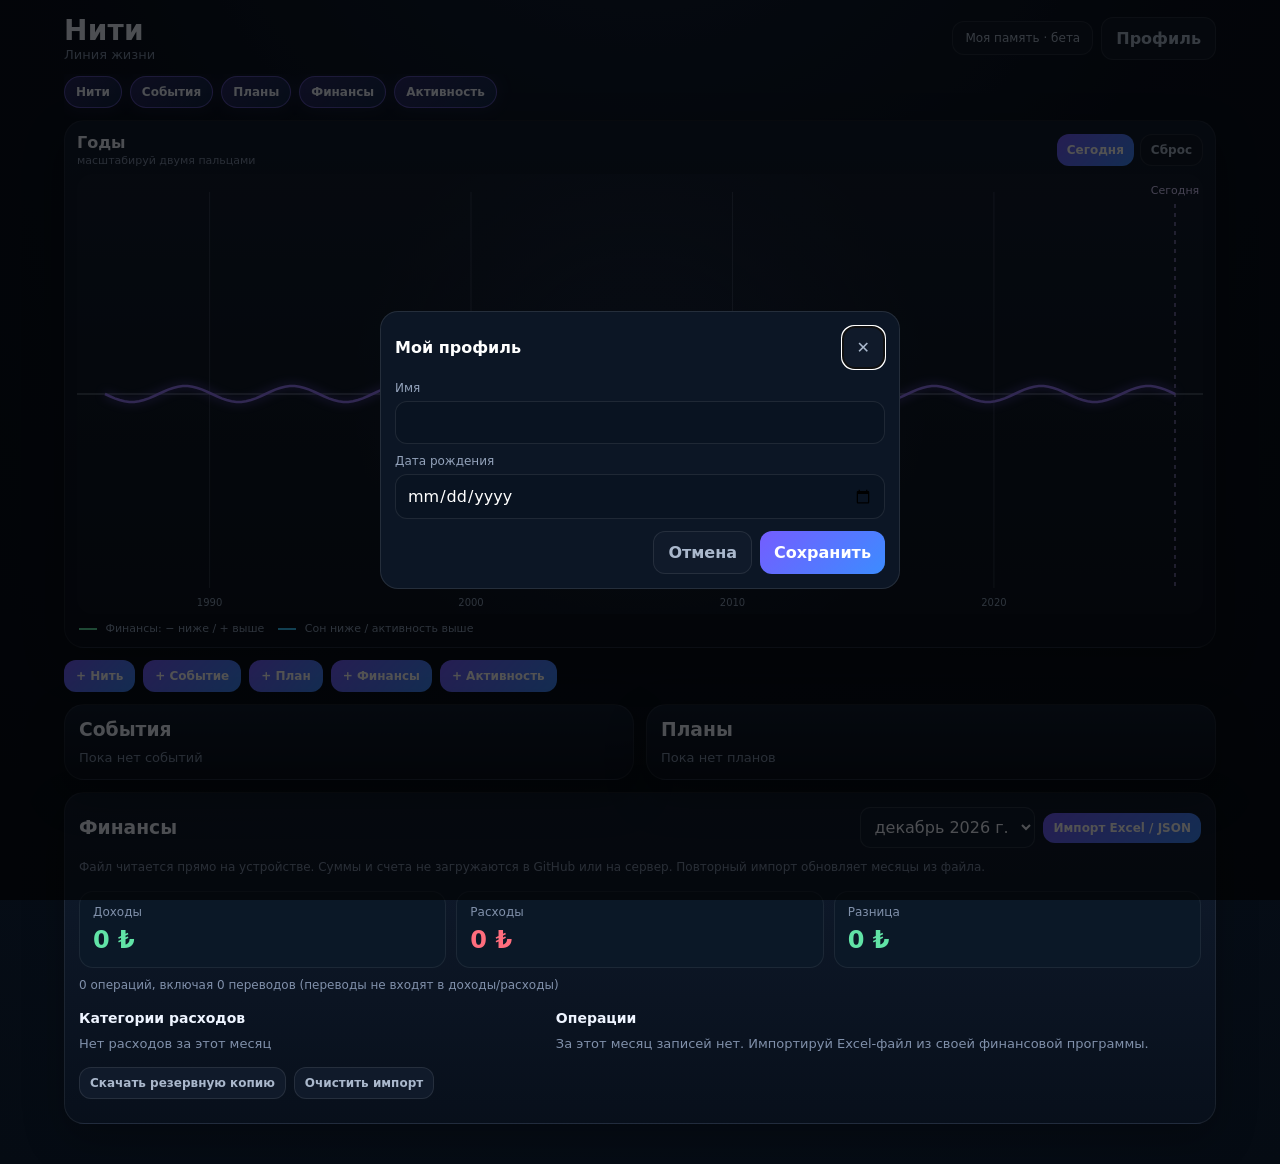
<file: index.html>
<!doctype html>
<html lang="ru">
<head>
  <meta charset="utf-8" />
  <meta name="viewport" content="width=device-width,initial-scale=1,viewport-fit=cover,user-scalable=no" />
  <meta name="theme-color" content="#08101c" />
  <meta name="description" content="Нити — живая линия всей жизни" />
  <link rel="manifest" href="manifest.webmanifest" />
  <title>Нити</title>
  <link rel="stylesheet" href="styles.css?v=4" />
</head>
<body>
  <main class="app">
    <header class="topbar">
      <div>
        <div class="brand">Нити</div>
        <div class="subtitle">Линия жизни</div>
      </div>
      <div style="display:flex;gap:8px;align-items:center;flex-wrap:wrap"><a href="./memory.html" class="ghost" style="padding:9px 12px;border-radius:12px;text-decoration:none;font-size:12px">Моя память · бета</a><button id="profileBtn" class="ghost">Профиль</button></div>
    </header>

    <section class="filters" id="filters">
      <button class="chip active" data-layer="threads">Нити</button>
      <button class="chip active" data-layer="events">События</button>
      <button class="chip active" data-layer="plans">Планы</button>
      <button class="chip active" data-layer="finance">Финансы</button>
      <button class="chip active" data-layer="activity">Активность</button>
    </section>

    <section class="timeline-card">
      <div class="timeline-head">
        <div>
          <b id="scaleTitle">Вся жизнь</b>
          <span id="scaleHint">масштабируй двумя пальцами</span>
        </div>
        <div class="timeline-controls">
          <button id="todayView" class="small" title="Перейти к текущему моменту, сохранив масштаб">Сегодня</button>
          <button id="resetView" class="ghost small">Сброс</button>
        </div>
      </div>
      <div class="canvas-wrap" id="canvasWrap">
        <canvas id="lifeCanvas"></canvas>
        <div id="watermark" class="watermark"></div>
      </div>
      <div class="legend">
        <span><i class="line finance"></i> Финансы: − ниже / + выше</span>
        <span><i class="line activity"></i> Сон ниже / активность выше</span>
      </div>
    </section>

    <section class="actions">
      <button data-add="thread">+ Нить</button>
      <button data-add="event">+ Событие</button>
      <button data-add="plan">+ План</button>
      <button data-add="finance">+ Финансы</button>
      <button data-add="activity">+ Активность</button>
    </section>

    <section class="panel-grid">
      <div class="panel">
        <h3>События</h3>
        <div id="eventsList" class="list empty">Пока нет событий</div>
      </div>
      <div class="panel">
        <h3>Планы</h3>
        <div id="plansList" class="list empty">Пока нет планов</div>
      </div>
    </section>
    <section class="panel finance-panel" id="financePanel">
      <div class="finance-head">
        <h3>Финансы</h3>
        <div class="finance-tools">
          <select id="financeMonth" aria-label="Месяц"></select>
          <button id="importFinanceBtn" class="small">Импорт Excel / JSON</button>
          <input type="file" id="financeFile" accept=".xlsx,.json,application/vnd.openxmlformats-officedocument.spreadsheetml.sheet,application/json" hidden>
        </div>
      </div>
      <p class="finance-help">Файл читается прямо на устройстве. Суммы и счета не загружаются в GitHub или на сервер. Повторный импорт обновляет месяцы из файла.</p>
      <div id="financeStats" class="finance-stats"></div>
      <div class="finance-count" id="financeCount"></div>
      <div class="finance-columns">
        <div>
          <h4>Категории расходов</h4>
          <div id="financeCategories" class="finance-categories"></div>
        </div>
        <div>
          <h4>Операции</h4>
          <div id="financeOperations" class="finance-operations"></div>
        </div>
      </div>
      <div class="finance-footer">
        <button class="ghost small" id="exportFinanceBtn">Скачать резервную копию</button>
        <button class="ghost small" id="clearFinanceBtn">Очистить импорт</button>
      </div>
      <p id="financeImportStatus" class="finance-help" role="status" aria-live="polite"></p>
    </section>
  </main>

  <dialog id="modal">
    <form method="dialog" id="modalForm">
      <div class="modal-head">
        <b id="modalTitle">Добавить</b>
        <button value="cancel" class="ghost">✕</button>
      </div>
      <div id="modalFields"></div>
      <menu>
        <button value="cancel" class="ghost">Отмена</button>
        <button value="default" id="saveModal">Сохранить</button>
      </menu>
    </form>
  </dialog>

  <script src="app.js?v=4"></script>
</body>
</html>
</file>
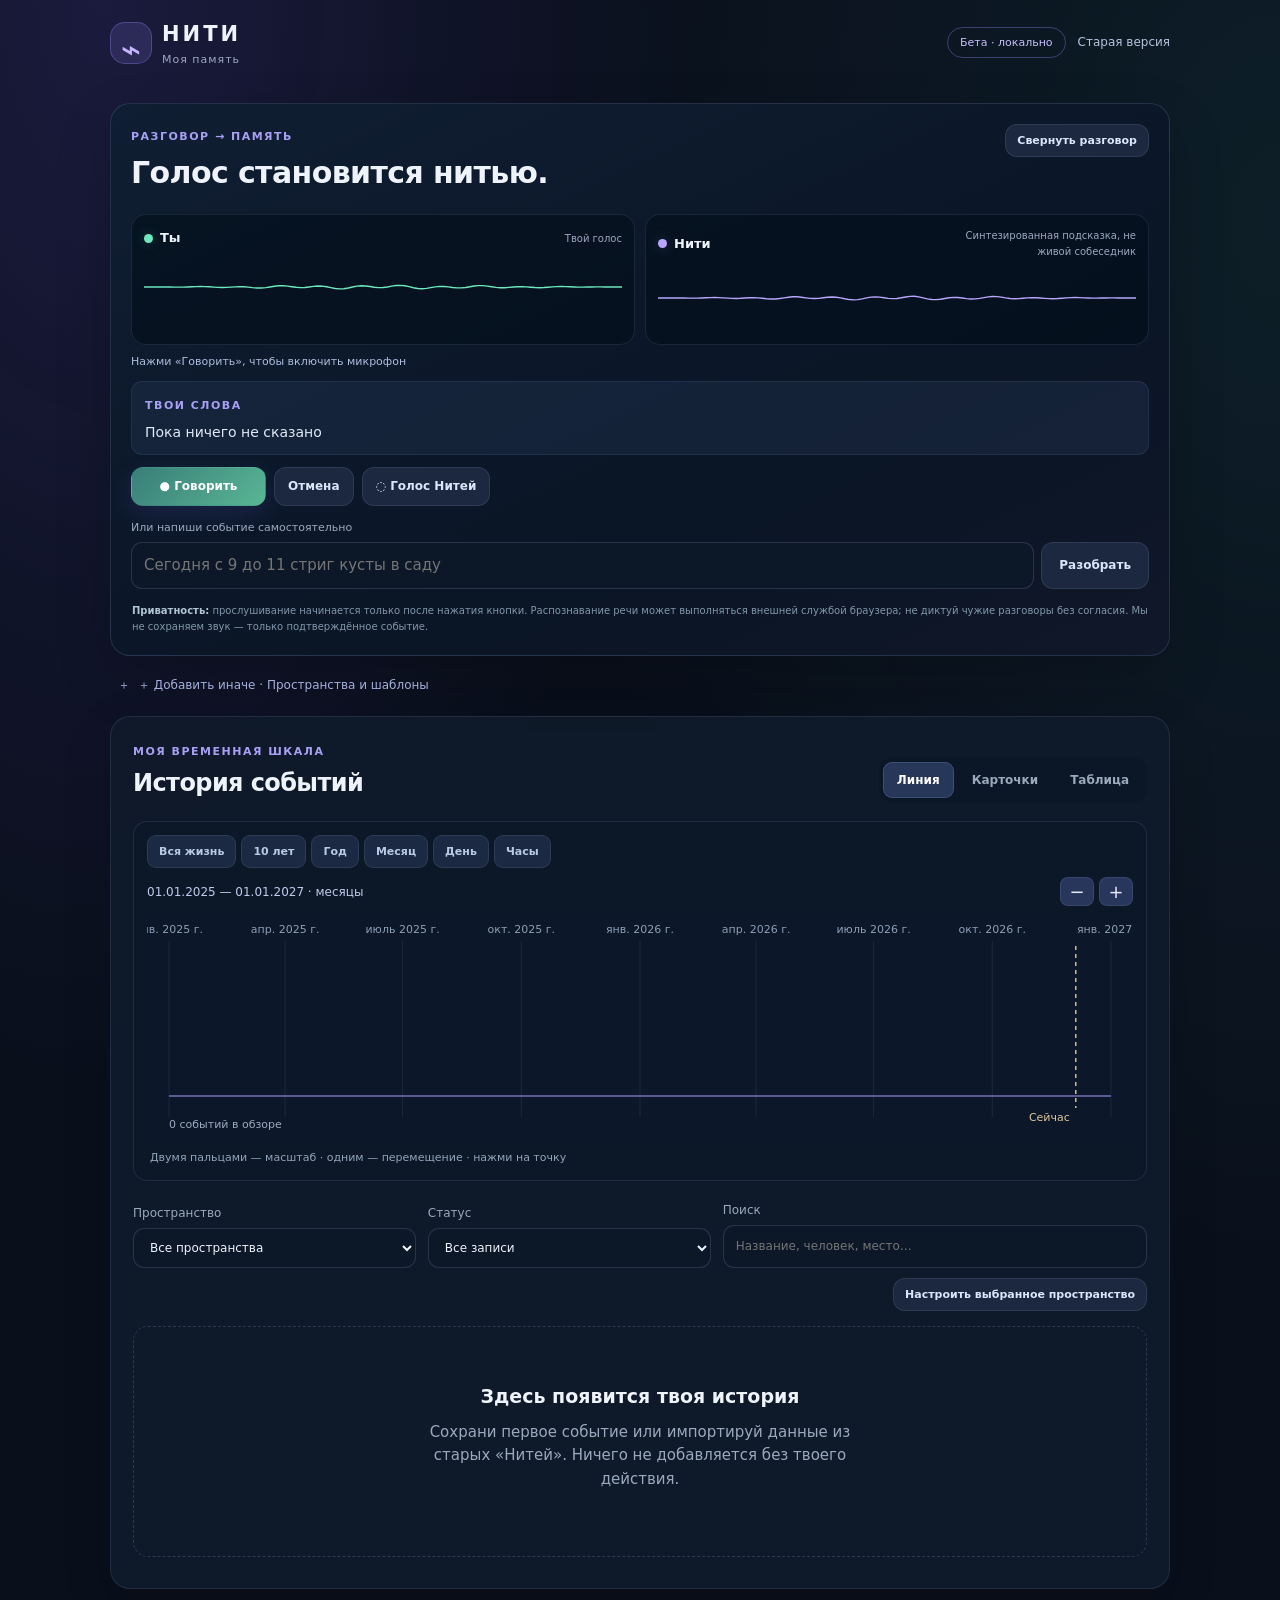
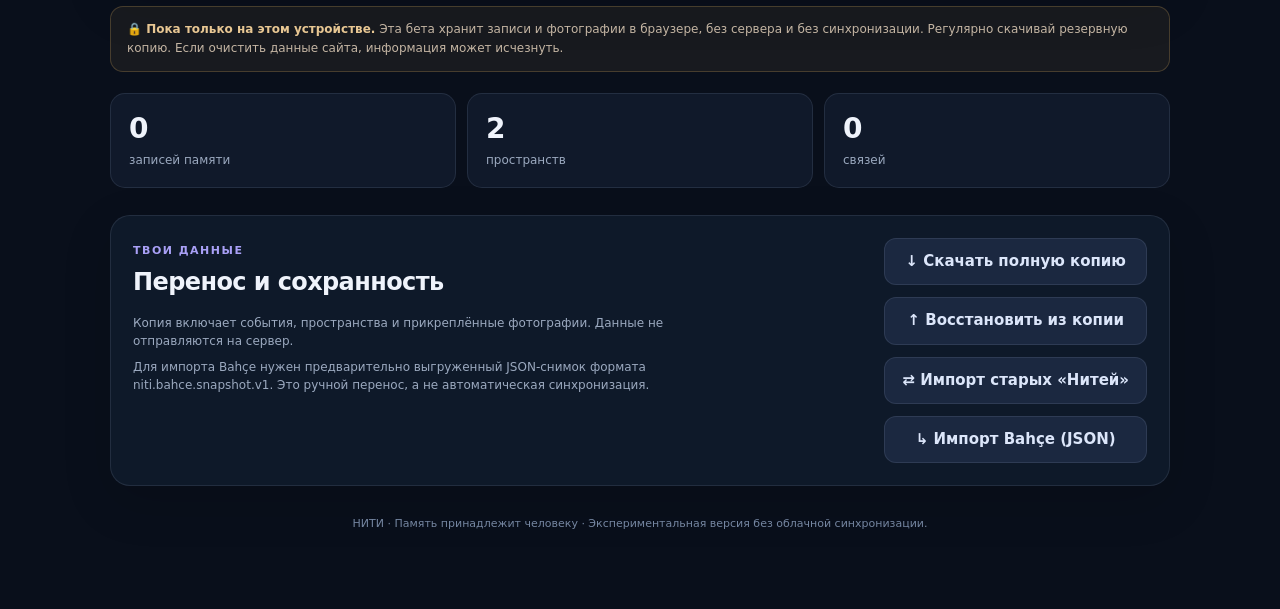
<file: beta/index.html>
<!doctype html>
<html lang="ru">
<head>
<meta charset="utf-8">
<meta name="viewport" content="width=device-width, initial-scale=1, viewport-fit=cover">
<meta name="theme-color" content="#0c1322">
<meta name="description" content="Нити — универсальная цифровая память человека">
<title>Нити · Моя память</title>
<link rel="manifest" href="./manifest.webmanifest">
<link rel="stylesheet" href="./memory.css?v=2">
</head>
<body>
<main class="shell">
  <header class="top">
    <div class="identity">
      <span class="mark">⌁</span>
      <div><strong>НИТИ</strong><small>Моя память</small></div>
    </div>
    <div class="top-right"><span class="chip beta">Бета · локально</span><a class="quiet-link" href="../index.html">Старая версия</a></div>
  </header>
  <section class="voice-panel" id="voicePanel" aria-label="Разговор и превращение голоса в память">
    <div class="voice-panel-head">
      <div><span class="eyebrow">РАЗГОВОР → ПАМЯТЬ</span><h1>Голос становится нитью.</h1></div>
      <button class="secondary voice-compact-btn" id="voiceFocus" type="button">Свернуть разговор</button>
    </div>
    <div class="voice-lanes">
      <div class="voice-lane user" id="voiceUserLane">
        <div class="voice-lane-label"><span class="voice-dot user"></span><strong>Ты</strong><small>Твой голос</small></div>
        <canvas id="voiceUserWave" class="voice-wave" width="680" height="78" aria-label="Волна микрофона"></canvas>
      </div>
      <div class="voice-lane assistant">
        <div class="voice-lane-label"><span class="voice-dot assistant"></span><strong>Нити</strong><small>Синтезированная подсказка, не живой собеседник</small></div>
        <canvas id="voiceAssistantWave" class="voice-wave" width="680" height="72" aria-label="Волна голоса-подсказки"></canvas>
      </div>
    </div>
    <p id="voiceStatus" class="voice-status" role="status" aria-live="polite">Готова слушать</p>
    <div class="voice-transcript"><span class="eyebrow">ТВОИ СЛОВА</span><p id="voiceTranscript">Пока ничего не сказано</p></div>
    <div class="voice-tools">
      <button id="voiceMic" class="primary mic-button" type="button" aria-pressed="false">● Говорить</button>
      <button id="voiceCancel" class="secondary" type="button">Отмена</button>
      <button id="voiceSpeak" class="secondary" type="button">◌ Голос Нитей</button>
    </div>
    <div class="voice-typed">
      <label for="voiceManual">Или напиши событие самостоятельно</label>
      <div class="voice-typed-row"><input id="voiceManual" maxlength="4000" placeholder="Сегодня с 9 до 11 стриг кусты в саду"><button id="voiceTextSubmit" class="secondary" type="button">Разобрать</button></div>
    </div>
    <section id="voiceDraft" class="voice-proposal" hidden aria-label="Предложенное событие">
      <div class="voice-proposal-heading"><span class="eyebrow">ПРЕДЛОЖЕНО К СОХРАНЕНИЮ</span><span>Пока черновик</span></div>
      <h2 id="voiceProposedTitle"></h2>
      <p id="voiceProposedMeta"></p>
      <p id="voiceProposedNotes"></p>
      <div id="voiceDraftActions" class="voice-proposal-buttons" hidden>
        <button id="voiceSave" type="button" class="primary">Вплести в жизнь</button>
        <button id="voiceEdit" type="button" class="secondary">Изменить</button>
        <button id="voiceDiscard" type="button" class="secondary">Отбросить</button>
      </div>
    </section>
    <p class="voice-privacy"><strong>Приватность:</strong> прослушивание начинается только после нажатия кнопки. Распознавание речи может выполняться внешней службой браузера; не диктуй чужие разговоры без согласия. Мы не сохраняем звук — только подтверждённое событие.</p>
  </section>
  <details class="voice-other-actions">
    <summary>＋ Добавить иначе · Пространства и шаблоны</summary>
    <div class="hero-actions">
      <button id="addEventBtn" class="primary">＋ Новое событие</button>
      <button id="addSpaceBtn" class="secondary">＋ Моё пространство</button>
      <button id="templatesBtn" class="secondary">✧ Готовые шаблоны</button>
    </div>
  </details>
  <section class="surface">
    <div class="section-head"><div><span class="eyebrow">МОЯ ВРЕМЕННАЯ ШКАЛА</span><h2>История событий</h2></div><div class="view-controls" role="group" aria-label="Представление">
      <button class="view active" data-view="timeline" aria-pressed="true">Линия</button>
      <button class="view" data-view="cards" aria-pressed="false">Карточки</button>
      <button class="view" data-view="table" aria-pressed="false">Таблица</button>
    </div></div>
    <div class="time-explorer" aria-label="Интерактивная линия жизни">
      <div class="time-nav" role="group" aria-label="Масштаб времени">
        <button type="button" data-memory-preset="life">Вся жизнь</button>
        <button type="button" data-memory-preset="years">10 лет</button>
        <button type="button" data-memory-preset="year">Год</button>
        <button type="button" data-memory-preset="month">Месяц</button>
        <button type="button" data-memory-preset="day">День</button>
        <button type="button" data-memory-preset="hours">Часы</button>
      </div>
      <div class="time-hud">
        <span id="memoryRange" aria-live="polite">Диапазон всей жизни</span>
        <div class="time-scale">
          <button id="memoryZoomOut" type="button" aria-label="Отдалить шкалу">−</button>
          <button id="memoryZoomIn" type="button" aria-label="Приблизить шкалу">+</button>
        </div>
      </div>
      <canvas id="memoryTimeline" class="memory-timeline-canvas" tabindex="0" role="img" aria-label="Линия жизни с событиями, масштабируется жестами, мышью и клавиатурой"></canvas>
      <p class="time-hint" id="memoryTimelineHint">Двумя пальцами — масштаб · одним — перемещение · нажми на точку</p>
    </div>
    <div class="filters">
      <label>Пространство<select id="spaceFilter"><option value="all">Все пространства</option></select></label>
      <label>Статус<select id="statusFilter"><option value="all">Все записи</option><option value="completed">Произошло</option><option value="planned">Запланировано</option><option value="cancelled">Архив</option></select></label>
      <label class="search-field">Поиск<input id="searchInput" type="search" placeholder="Название, человек, место…"></label>
    </div>
    <div class="manage-space"><button type="button" id="editSpaceBtn" class="secondary">Настроить выбранное пространство</button></div>
    <div id="memoryResults" class="results" aria-live="polite"><div class="empty">Загружаем память…</div></div>
  </section>
  <aside class="privacy">
    <b>🔒 Пока только на этом устройстве.</b> Эта бета хранит записи и фотографии в браузере, без сервера и без синхронизации. Регулярно скачивай резервную копию. Если очистить данные сайта, информация может исчезнуть.
  </aside>
  <section class="stats" aria-label="Сводка">
    <div><span id="countEvents">0</span><small>записей памяти</small></div>
    <div><span id="countSpaces">0</span><small>пространств</small></div>
    <div><span id="countConnected">0</span><small>связей</small></div>
  </section>
  <section class="surface controls">
    <div><span class="eyebrow">ТВОИ ДАННЫЕ</span><h2>Перенос и сохранность</h2><p>Копия включает события, пространства и прикреплённые фотографии. Данные не отправляются на сервер.</p>
      <p class="help">Для импорта Bahçe нужен предварительно выгруженный JSON-снимок формата niti.bahce.snapshot.v1. Это ручной перенос, а не автоматическая синхронизация.</p></div>
    <div class="control-buttons">
      <button id="backupBtn" class="secondary">↓ Скачать полную копию</button>
      <button id="restoreBtn" class="secondary">↑ Восстановить из копии</button>
      <button id="legacyBtn" class="secondary">⇄ Импорт старых «Нитей»</button>
      <button id="bahceImportBtn" class="secondary">↳ Импорт Bahçe (JSON)</button>
      <input type="file" id="backupFile" accept=".json,application/json" hidden>
      <input type="file" id="bahceFile" accept=".json,application/json" hidden>
    </div>
  </section>
  <footer>НИТИ · Память принадлежит человеку · Экспериментальная версия без облачной синхронизации.</footer>
</main>

<dialog id="eventDialog">
<form id="eventForm" class="modal-form">
 <div class="modal-top"><div><span class="eyebrow">ПАМЯТЬ</span><h2 id="eventFormTitle">Новое событие</h2></div><button type="button" class="x" data-close="eventDialog" aria-label="Закрыть">✕</button></div>
 <input type="hidden" name="eventId" id="eventId">
 <label>Название события<input name="title" id="eventTitle" maxlength="200" placeholder="Что произошло?" required></label>
 <div class="two">
   <label>Пространство<select id="eventSpace" name="spaceId"></select></label>
   <label>Тип<select id="eventKind" name="kind"><option value="event">Событие</option><option value="task">Дело / план</option></select></label>
 </div>
 <div class="two">
   <label>Статус<select id="eventStatus" name="status"><option value="completed">Произошло</option><option value="planned">Запланировано</option><option value="cancelled">Архив</option></select></label>
   <label>Точность времени<select id="eventPrecision" name="precision"><option value="day">День</option><option value="minute">До минуты</option><option value="month">Месяц</option><option value="year">Год</option><option value="unknown">Неизвестно</option></select></label>
 </div>
 <div class="two">
   <label>Начало<input id="eventStart" name="start" placeholder="2026-11-07"></label>
   <label>Конец (необязательно)<input id="eventEnd" name="end" placeholder="2026-11-07"></label>
 </div>
 <label>Категория<input name="category" id="eventCategory" maxlength="60" placeholder="Например, семья / работа / поездка"></label>
 <div class="two">
   <label>Метки через запятую<input name="tags" id="eventTags" placeholder="важное, сад, поездка"></label>
   <label>Люди, места, объекты через запятую<input name="links" id="eventLinks" placeholder="Леонид, Чамьюва"></label>
 </div>
 <label>Описание<textarea name="notes" id="eventNotes" rows="3" placeholder="Детали, воспоминания, контекст…"></textarea></label>
 <div id="customFields" class="custom-fields"></div>
 <label class="file-label">📷 Фотографии (до 8 МБ каждая)<input type="file" id="eventPhotos" accept="image/*" multiple></label>
 <div id="existingPhotos" class="photo-grid"></div>
 <div class="modal-actions"><button type="button" class="secondary" data-close="eventDialog">Отмена</button><button type="submit" class="primary" id="saveEventBtn">Сохранить событие</button></div>
</form>
</dialog>

<dialog id="spaceDialog">
<form id="spaceForm" class="modal-form">
 <div class="modal-top"><div><span class="eyebrow">КОНСТРУКТОР</span><h2 id="spaceFormTitle">Моё пространство</h2></div><button type="button" class="x" data-close="spaceDialog" aria-label="Закрыть">✕</button></div>
 <input type="hidden" id="spaceId">
 <label>Название<input id="spaceName" placeholder="Например, моя мастерская" maxlength="80" required></label>
 <label>Цвет пространства<input id="spaceColor" type="color" value="#9b86e8"></label>
 <label>Свои поля, каждое с новой строки<textarea id="spaceFields" rows="5" placeholder="Клиент | text&#10;Часы работы | number&#10;Дата следующего визита | date&#10;Оплачено | checkbox"></textarea></label>
 <p class="help">Доступные типы: text, number, date, checkbox. Например: «Объект | text». Поля можно настроить позже.</p>
 <div class="modal-actions"><button type="button" class="secondary" data-close="spaceDialog">Отмена</button><button type="submit" class="primary">Сохранить пространство</button></div>
</form>
</dialog>
<dialog id="templatesDialog">
 <div class="modal-form">
  <div class="modal-top"><div><span class="eyebrow">НАЧНИ С ПОЛЬЗЫ</span><h2>Как организовать свою жизнь?</h2></div><button type="button" class="x" data-close="templatesDialog" aria-label="Закрыть">✕</button></div>
  <p class="help">Шаблон создаёт только пустое рабочее пространство. Его поля и цвет можно изменить. Ничего не публикуется.</p>
  <div class="template-grid">
   <button type="button" data-template="garden">🌱 <b>Мой сад</b><small>Объекты, клиенты, работы, оплата</small></button>
   <button type="button" data-template="repairs">🔧 <b>Мастерская</b><small>Заказы, материалы, время</small></button>
   <button type="button" data-template="family">❤️ <b>Моя семья</b><small>Люди, события, воспоминания</small></button>
   <button type="button" data-template="travel">🌍 <b>Путешествия</b><small>Места, маршруты, впечатления</small></button>
   <button type="button" data-template="study">📚 <b>Учёба</b><small>Курсы, уроки, достижения</small></button>
   <button type="button" data-template="creative">✨ <b>Творчество</b><small>Идеи, проекты, результаты</small></button>
  </div>
 </div>
</dialog>
<div id="toast" class="toast" role="status" aria-live="polite"></div>
<script type="module" src="./memory-app.mjs?v=2"></script>
</body>
</html>
</file>
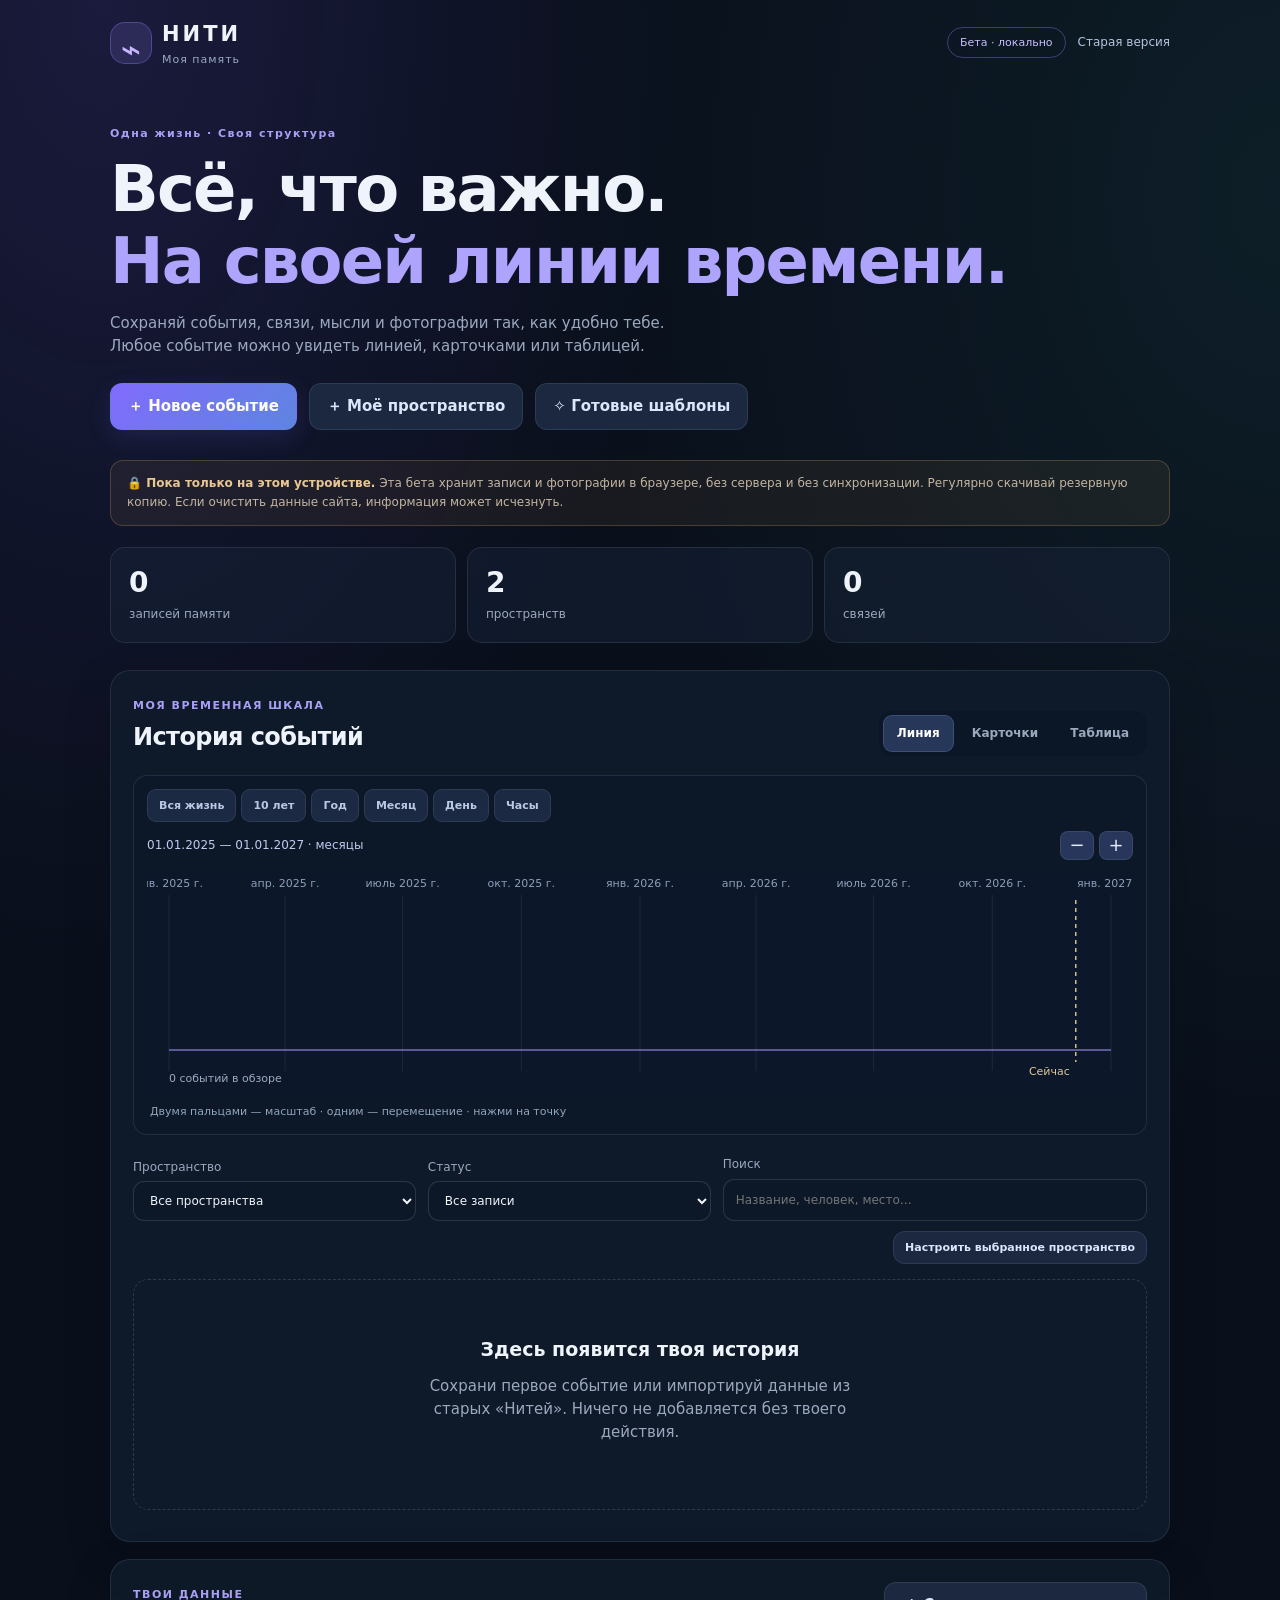
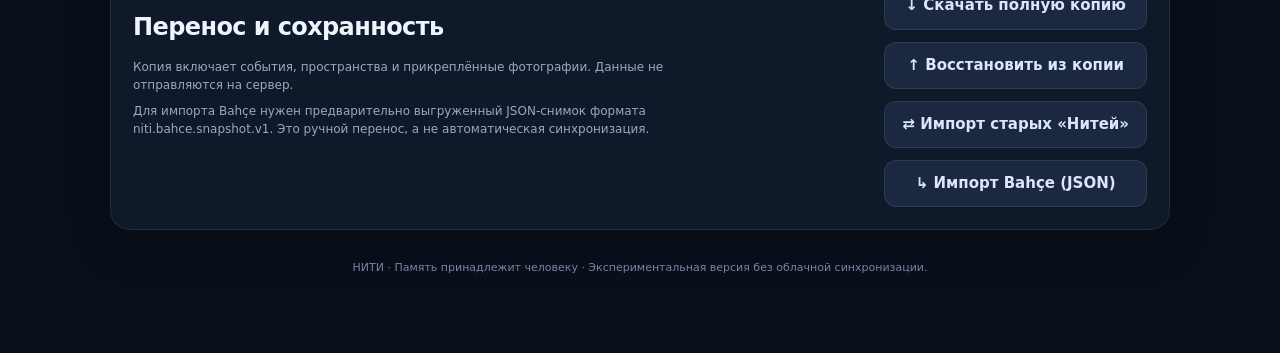
<file: memory.html>
<!doctype html>
<html lang="ru">
<head>
<meta charset="utf-8">
<meta name="viewport" content="width=device-width, initial-scale=1, viewport-fit=cover">
<meta name="theme-color" content="#0c1322">
<meta name="description" content="Нити — универсальная цифровая память человека">
<title>Нити · Моя память</title>
<link rel="manifest" href="./manifest.webmanifest">
<link rel="stylesheet" href="./memory.css?v=1">
</head>
<body>
<main class="shell">
  <header class="top">
    <div class="identity">
      <span class="mark">⌁</span>
      <div><strong>НИТИ</strong><small>Моя память</small></div>
    </div>
    <div class="top-right"><span class="chip beta">Бета · локально</span><a class="quiet-link" href="./index.html">Старая версия</a></div>
  </header>
  <section class="hero">
    <span class="eyebrow">Одна жизнь · Своя структура</span>
    <h1>Всё, что важно.<br><em>На своей линии времени.</em></h1>
    <p>Сохраняй события, связи, мысли и фотографии так, как удобно тебе. Любое событие можно увидеть линией, карточками или таблицей.</p>
    <div class="hero-actions">
      <button id="addEventBtn" class="primary">＋ Новое событие</button>
      <button id="addSpaceBtn" class="secondary">＋ Моё пространство</button>
      <button id="templatesBtn" class="secondary">✧ Готовые шаблоны</button>
    </div>
  </section>
  <aside class="privacy">
    <b>🔒 Пока только на этом устройстве.</b> Эта бета хранит записи и фотографии в браузере, без сервера и без синхронизации. Регулярно скачивай резервную копию. Если очистить данные сайта, информация может исчезнуть.
  </aside>
  <section class="stats" aria-label="Сводка">
    <div><span id="countEvents">0</span><small>записей памяти</small></div>
    <div><span id="countSpaces">0</span><small>пространств</small></div>
    <div><span id="countConnected">0</span><small>связей</small></div>
  </section>
  <section class="surface">
    <div class="section-head"><div><span class="eyebrow">МОЯ ВРЕМЕННАЯ ШКАЛА</span><h2>История событий</h2></div><div class="view-controls" role="group" aria-label="Представление">
      <button class="view active" data-view="timeline" aria-pressed="true">Линия</button>
      <button class="view" data-view="cards" aria-pressed="false">Карточки</button>
      <button class="view" data-view="table" aria-pressed="false">Таблица</button>
    </div></div>
    <div class="time-explorer" aria-label="Интерактивная линия жизни">
      <div class="time-nav" role="group" aria-label="Масштаб времени">
        <button type="button" data-memory-preset="life">Вся жизнь</button>
        <button type="button" data-memory-preset="years">10 лет</button>
        <button type="button" data-memory-preset="year">Год</button>
        <button type="button" data-memory-preset="month">Месяц</button>
        <button type="button" data-memory-preset="day">День</button>
        <button type="button" data-memory-preset="hours">Часы</button>
      </div>
      <div class="time-hud">
        <span id="memoryRange" aria-live="polite">Диапазон всей жизни</span>
        <div class="time-scale">
          <button id="memoryZoomOut" type="button" aria-label="Отдалить шкалу">−</button>
          <button id="memoryZoomIn" type="button" aria-label="Приблизить шкалу">+</button>
        </div>
      </div>
      <canvas id="memoryTimeline" class="memory-timeline-canvas" tabindex="0" role="img" aria-label="Линия жизни с событиями, масштабируется жестами, мышью и клавиатурой"></canvas>
      <p class="time-hint" id="memoryTimelineHint">Двумя пальцами — масштаб · одним — перемещение · нажми на точку</p>
    </div>
    <div class="filters">
      <label>Пространство<select id="spaceFilter"><option value="all">Все пространства</option></select></label>
      <label>Статус<select id="statusFilter"><option value="all">Все записи</option><option value="completed">Произошло</option><option value="planned">Запланировано</option><option value="cancelled">Архив</option></select></label>
      <label class="search-field">Поиск<input id="searchInput" type="search" placeholder="Название, человек, место…"></label>
    </div>
    <div class="manage-space"><button type="button" id="editSpaceBtn" class="secondary">Настроить выбранное пространство</button></div>
    <div id="memoryResults" class="results" aria-live="polite"><div class="empty">Загружаем память…</div></div>
  </section>
  <section class="surface controls">
    <div><span class="eyebrow">ТВОИ ДАННЫЕ</span><h2>Перенос и сохранность</h2><p>Копия включает события, пространства и прикреплённые фотографии. Данные не отправляются на сервер.</p>
      <p class="help">Для импорта Bahçe нужен предварительно выгруженный JSON-снимок формата niti.bahce.snapshot.v1. Это ручной перенос, а не автоматическая синхронизация.</p></div>
    <div class="control-buttons">
      <button id="backupBtn" class="secondary">↓ Скачать полную копию</button>
      <button id="restoreBtn" class="secondary">↑ Восстановить из копии</button>
      <button id="legacyBtn" class="secondary">⇄ Импорт старых «Нитей»</button>
      <button id="bahceImportBtn" class="secondary">↳ Импорт Bahçe (JSON)</button>
      <input type="file" id="backupFile" accept=".json,application/json" hidden>
      <input type="file" id="bahceFile" accept=".json,application/json" hidden>
    </div>
  </section>
  <footer>НИТИ · Память принадлежит человеку · Экспериментальная версия без облачной синхронизации.</footer>
</main>

<dialog id="eventDialog">
<form id="eventForm" class="modal-form">
 <div class="modal-top"><div><span class="eyebrow">ПАМЯТЬ</span><h2 id="eventFormTitle">Новое событие</h2></div><button type="button" class="x" data-close="eventDialog" aria-label="Закрыть">✕</button></div>
 <input type="hidden" name="eventId" id="eventId">
 <label>Название события<input name="title" id="eventTitle" maxlength="200" placeholder="Что произошло?" required></label>
 <div class="two">
   <label>Пространство<select id="eventSpace" name="spaceId"></select></label>
   <label>Тип<select id="eventKind" name="kind"><option value="event">Событие</option><option value="task">Дело / план</option></select></label>
 </div>
 <div class="two">
   <label>Статус<select id="eventStatus" name="status"><option value="completed">Произошло</option><option value="planned">Запланировано</option><option value="cancelled">Архив</option></select></label>
   <label>Точность времени<select id="eventPrecision" name="precision"><option value="day">День</option><option value="minute">До минуты</option><option value="month">Месяц</option><option value="year">Год</option><option value="unknown">Неизвестно</option></select></label>
 </div>
 <div class="two">
   <label>Начало<input id="eventStart" name="start" placeholder="2026-11-07"></label>
   <label>Конец (необязательно)<input id="eventEnd" name="end" placeholder="2026-11-07"></label>
 </div>
 <label>Категория<input name="category" id="eventCategory" maxlength="60" placeholder="Например, семья / работа / поездка"></label>
 <div class="two">
   <label>Метки через запятую<input name="tags" id="eventTags" placeholder="важное, сад, поездка"></label>
   <label>Люди, места, объекты через запятую<input name="links" id="eventLinks" placeholder="Леонид, Чамьюва"></label>
 </div>
 <label>Описание<textarea name="notes" id="eventNotes" rows="3" placeholder="Детали, воспоминания, контекст…"></textarea></label>
 <div id="customFields" class="custom-fields"></div>
 <label class="file-label">📷 Фотографии (до 8 МБ каждая)<input type="file" id="eventPhotos" accept="image/*" multiple></label>
 <div id="existingPhotos" class="photo-grid"></div>
 <div class="modal-actions"><button type="button" class="secondary" data-close="eventDialog">Отмена</button><button type="submit" class="primary" id="saveEventBtn">Сохранить событие</button></div>
</form>
</dialog>

<dialog id="spaceDialog">
<form id="spaceForm" class="modal-form">
 <div class="modal-top"><div><span class="eyebrow">КОНСТРУКТОР</span><h2 id="spaceFormTitle">Моё пространство</h2></div><button type="button" class="x" data-close="spaceDialog" aria-label="Закрыть">✕</button></div>
 <input type="hidden" id="spaceId">
 <label>Название<input id="spaceName" placeholder="Например, моя мастерская" maxlength="80" required></label>
 <label>Цвет пространства<input id="spaceColor" type="color" value="#9b86e8"></label>
 <label>Свои поля, каждое с новой строки<textarea id="spaceFields" rows="5" placeholder="Клиент | text&#10;Часы работы | number&#10;Дата следующего визита | date&#10;Оплачено | checkbox"></textarea></label>
 <p class="help">Доступные типы: text, number, date, checkbox. Например: «Объект | text». Поля можно настроить позже.</p>
 <div class="modal-actions"><button type="button" class="secondary" data-close="spaceDialog">Отмена</button><button type="submit" class="primary">Сохранить пространство</button></div>
</form>
</dialog>
<dialog id="templatesDialog">
 <div class="modal-form">
  <div class="modal-top"><div><span class="eyebrow">НАЧНИ С ПОЛЬЗЫ</span><h2>Как организовать свою жизнь?</h2></div><button type="button" class="x" data-close="templatesDialog" aria-label="Закрыть">✕</button></div>
  <p class="help">Шаблон создаёт только пустое рабочее пространство. Его поля и цвет можно изменить. Ничего не публикуется.</p>
  <div class="template-grid">
   <button type="button" data-template="garden">🌱 <b>Мой сад</b><small>Объекты, клиенты, работы, оплата</small></button>
   <button type="button" data-template="repairs">🔧 <b>Мастерская</b><small>Заказы, материалы, время</small></button>
   <button type="button" data-template="family">❤️ <b>Моя семья</b><small>Люди, события, воспоминания</small></button>
   <button type="button" data-template="travel">🌍 <b>Путешествия</b><small>Места, маршруты, впечатления</small></button>
   <button type="button" data-template="study">📚 <b>Учёба</b><small>Курсы, уроки, достижения</small></button>
   <button type="button" data-template="creative">✨ <b>Творчество</b><small>Идеи, проекты, результаты</small></button>
  </div>
 </div>
</dialog>
<div id="toast" class="toast" role="status" aria-live="polite"></div>
<script type="module" src="./memory-app.mjs?v=1"></script>
</body>
</html>
</file>
<file: styles.css>
*{box-sizing:border-box}
:root{
  --bg:#07101b;--card:#0d1726;--card2:#111d30;--text:#eef4ff;--muted:#8090aa;
  --accent:#8b72ff;--cyan:#38c7ff;--green:#61e3a6;--red:#ff6d7d;--grid:rgba(180,205,255,.11)
}
html,body{margin:0;background:radial-gradient(circle at 50% -20%,#14223b 0,#08111e 38%,#050b13 100%);color:var(--text);font-family:system-ui,-apple-system,Segoe UI,sans-serif}
body{min-height:100vh}
button,input,select,textarea{font:inherit}
button{border:0;border-radius:12px;padding:11px 14px;background:linear-gradient(135deg,#745dff,#3c8cff);color:#fff;font-weight:750}
button:active{transform:scale(.98)}
.app{max-width:1180px;margin:auto;padding:14px 14px 40px}
.topbar{display:flex;justify-content:space-between;align-items:center;margin-bottom:12px}
.brand{font-size:28px;font-weight:900;letter-spacing:.2px}
.subtitle{color:var(--muted);font-size:13px}
.ghost{background:#101a2a;border:1px solid rgba(255,255,255,.09);color:#aab8cc}
.small{padding:8px 10px;font-size:12px}
.filters{display:flex;gap:8px;overflow:auto;padding:2px 0 12px;scrollbar-width:none}
.filters::-webkit-scrollbar{display:none}
.chip{flex:0 0 auto;background:#0b1524;border:1px solid rgba(255,255,255,.07);color:#72829c;padding:8px 11px;border-radius:999px;font-size:12px}
.chip.active{color:#eef4ff;border-color:rgba(139,114,255,.55);box-shadow:0 0 18px rgba(139,114,255,.13)}
.timeline-card,.panel{background:linear-gradient(180deg,rgba(17,29,48,.96),rgba(8,16,28,.96));border:1px solid rgba(255,255,255,.07);border-radius:20px;box-shadow:0 16px 40px rgba(0,0,0,.25)}
.timeline-card{padding:12px}
.timeline-head{display:flex;flex-wrap:wrap;gap:10px;justify-content:space-between;align-items:center;margin-bottom:7px}
.timeline-controls{display:flex;gap:6px;flex-shrink:0}
.timeline-head b{display:block}
.timeline-head span{display:block;color:var(--muted);font-size:11px;margin-top:2px}
.canvas-wrap{height:440px;position:relative;overflow:hidden;border-radius:16px;background:
 linear-gradient(rgba(255,255,255,.015),rgba(255,255,255,.015)),
 radial-gradient(circle at 50% 50%,rgba(73,104,190,.13),transparent 48%);
 touch-action:none}
canvas{width:100%;height:100%;display:block}
.watermark{position:absolute;inset:0;display:grid;place-items:center;pointer-events:none;font-size:72px;font-weight:900;color:rgba(180,205,255,.04)}
.legend{display:flex;flex-wrap:wrap;gap:14px;color:#8ea0ba;font-size:11px;padding:8px 2px 0}
.line{display:inline-block;width:18px;height:2px;vertical-align:middle;margin-right:5px}
.line.finance{background:var(--green)}
.line.activity{background:var(--cyan)}
.actions{display:flex;gap:8px;overflow:auto;padding:12px 0;scrollbar-width:none}
.actions::-webkit-scrollbar{display:none}
.actions button{flex:0 0 auto;font-size:12px;padding:9px 12px}
.panel-grid{display:grid;grid-template-columns:1fr 1fr;gap:12px}
.panel{padding:14px}
.panel h3{margin:0 0 10px}
.list{display:grid;gap:8px}
.empty{color:var(--muted);font-size:13px}
.item{padding:10px;border:1px solid rgba(255,255,255,.06);border-radius:12px;background:#0a1422}
.item .meta{font-size:11px;color:var(--muted);margin-top:4px}
dialog{width:min(92vw,520px);border:1px solid rgba(255,255,255,.1);border-radius:18px;background:#0c1625;color:#fff;padding:0}
dialog::backdrop{background:rgba(0,0,0,.68)}
#modalForm{padding:14px}
.modal-head{display:flex;justify-content:space-between;align-items:center;margin-bottom:12px}
#modalFields{display:grid;gap:10px}
.field{display:grid;gap:6px}
.field label{font-size:12px;color:#93a2ba}
.field input,.field select,.field textarea{width:100%;background:#091321;border:1px solid rgba(255,255,255,.09);color:#fff;border-radius:12px;padding:11px}
menu{display:flex;justify-content:flex-end;gap:8px;padding:12px 0 0;margin:0}
@media(max-width:760px){.canvas-wrap{height:58vh;min-height:390px}.panel-grid{grid-template-columns:1fr}.brand{font-size:24px}}

.actions button,.chip,#saveModal{
  background:linear-gradient(135deg,#745dff,#3c8cff)!important;
  color:#fff!important;
  border:0!important;
}
.chip{
  background:#0b1524!important;
  border:1px solid rgba(255,255,255,.07)!important;
  color:#72829c!important;
}
.chip.active{
  color:#eef4ff!important;
  border-color:rgba(139,114,255,.55)!important;
  background:linear-gradient(135deg,rgba(116,93,255,.32),rgba(60,140,255,.18))!important;
}
.canvas-wrap{min-height:420px}


/* Imported finance data: responsive local-only ledger */
.finance-panel{margin-top:12px}
.finance-head{display:flex;justify-content:space-between;align-items:center;gap:12px;flex-wrap:wrap}
.finance-head h3{margin:0}
.finance-tools{display:flex;align-items:center;gap:8px;flex-wrap:wrap}
.finance-tools select{background:#101d30;color:#f0f5ff;border:1px solid rgba(255,255,255,.12);border-radius:10px;padding:9px;max-width:190px}
.finance-help,.finance-count{font-size:12px;line-height:1.55;color:var(--muted)}
.finance-help{margin:10px 0}
.finance-count{margin:8px 0 16px}
.finance-stats{display:grid;grid-template-columns:repeat(3,minmax(0,1fr));gap:10px;margin-top:14px}
.finance-stat{background:#0b1827;border:1px solid rgba(255,255,255,.07);padding:13px;border-radius:14px;min-width:0}
.finance-stat span{display:block;color:var(--muted);font-size:12px;margin-bottom:7px}
.finance-stat strong{display:block;font-size:clamp(17px,2.7vw,24px);font-weight:800;overflow-wrap:anywhere}
.finance-stat.income strong,.finance-op-main .positive{color:var(--green)}
.finance-stat.expense strong,.finance-op-main .negative{color:var(--red)}
.finance-columns{display:grid;grid-template-columns:minmax(230px,1fr) minmax(260px,1.4fr);gap:16px}
.finance-columns h4{font-size:14px;margin:0 0 10px}
.finance-cat{margin-bottom:12px}
.finance-cat-top{display:flex;justify-content:space-between;gap:6px;font-size:12px}
.finance-cat-top span{overflow-wrap:anywhere}
.finance-cat-top b{flex-shrink:0}
.finance-track{height:6px;border-radius:6px;margin-top:5px;background:#1a2b42;overflow:hidden}
.finance-track i{display:block;height:100%;background:linear-gradient(90deg,#756dff,#ff8c9a);border-radius:6px}
.finance-operations{display:grid;gap:6px;max-height:500px;overflow:auto;padding-right:3px}
.finance-operation{padding:10px 12px;border:1px solid rgba(255,255,255,.06);border-radius:12px;background:#0a1422}
.finance-op-main{display:flex;justify-content:space-between;gap:8px;align-items:center;font-size:12px}
.finance-op-main b{font-weight:650;overflow-wrap:anywhere}
.finance-op-main strong{white-space:nowrap}
.finance-operation .meta{color:var(--muted);font-size:11px;margin-top:5px;overflow-wrap:anywhere}
.finance-footer{display:flex;flex-wrap:wrap;gap:8px;margin-top:16px}
@media(max-width:760px){
 .finance-stats{grid-template-columns:1fr 1fr}
 .finance-stat:last-child{grid-column:1/-1}
 .finance-columns{grid-template-columns:1fr}
 .finance-tools{width:100%}
 .finance-tools select{flex:1}
}
</file>
<file: beta/memory.css>
:root{color-scheme:dark;--bg:#090f1b;--surface:#121c2e;--surface2:#19263d;--border:rgba(179,198,225,.12);--text:#eff3fb;--muted:#9ba9bf;--accent:#9a87ff;--green:#4eb68c}
*{box-sizing:border-box}
html{background:var(--bg)}body{margin:0;background:radial-gradient(ellipse at 8% 0,rgba(116,89,237,.16),transparent 35%),radial-gradient(ellipse at 100% 10%,rgba(54,160,151,.10),transparent 40%),var(--bg);color:var(--text);font:15px/1.55 system-ui,-apple-system,Segoe UI,sans-serif}
button,input,textarea,select{font:inherit}button{cursor:pointer}button:disabled{opacity:.55;cursor:wait}
.shell{max-width:1100px;margin:auto;padding:18px 20px 65px}
.top,.identity,.top-right,.hero-actions,.view-controls,.section-head,.filters,.modal-top,.modal-actions,.control-buttons{display:flex;align-items:center;gap:12px}
.top{justify-content:space-between;margin-bottom:35px}.identity{gap:10px}.identity strong{font-size:21px;letter-spacing:3px}.identity small{display:block;color:var(--muted);font-size:11px;letter-spacing:1px}.mark{height:42px;width:42px;display:grid;place-items:center;background:rgba(154,135,255,.15);border:1px solid rgba(154,135,255,.32);border-radius:15px;color:#c5b6ff;font-size:34px}.top-right{flex-wrap:wrap;justify-content:end}
.chip{padding:6px 12px;border-radius:99px;font-size:11px;border:1px solid var(--border);color:var(--muted)}.beta{border-color:rgba(154,135,255,.35);color:#c9bfff}.quiet-link{font-size:12px;color:#b6c3dd;text-decoration:none}.quiet-link:hover{text-decoration:underline}
.eyebrow{color:#a9a0f6;font-size:11px;letter-spacing:1.5px;font-weight:800}
.hero{padding:18px 0 30px}.hero h1{font-size:clamp(35px,6.1vw,64px);line-height:1.12;letter-spacing:-1.8px;margin:10px 0 15px;font-weight:800}.hero em{font-style:normal;color:#afa4fd}.hero p{color:var(--muted);max-width:610px;margin:0 0 24px;font-size:15px}.hero-actions{flex-wrap:wrap}
button.primary,button.secondary{border-radius:12px;padding:11px 17px;font-weight:700;border:1px solid transparent}
button.primary{background:linear-gradient(135deg,#816bfd,#5d85df);color:#fff;box-shadow:0 8px 25px rgba(113,103,252,.14)}
button.secondary{background:#1b2840;color:#dce6fa;border-color:var(--border)}button.secondary:hover,button.view:hover{border-color:rgba(154,135,255,.7)}
.privacy{border:1px solid rgba(228,180,96,.23);background:rgba(228,180,96,.065);border-radius:13px;color:#c4b5a3;padding:13px 16px;font-size:12px;line-height:1.6}
.privacy b{color:#e8c793}
.stats{display:grid;grid-template-columns:repeat(3,1fr);gap:11px;margin:21px 0 27px}
.stats>div{background:rgba(20,32,52,.65);border:1px solid var(--border);border-radius:15px;padding:18px}
.stats span{display:block;font-size:28px;line-height:1.2;font-weight:800;letter-spacing:-.8px}.stats small{display:block;color:var(--muted);font-size:12px;margin-top:5px}
.surface{padding:22px;background:rgba(16,26,43,.93);border:1px solid var(--border);border-radius:20px;margin-bottom:17px;box-shadow:0 16px 50px rgba(0,0,0,.14)}
.section-head{justify-content:space-between;align-items:flex-end;flex-wrap:wrap}.section-head h2,.controls h2{margin:3px 0 0;font-size:24px;letter-spacing:-.6px}
.view-controls{padding:4px;border-radius:13px;background:#0b1626;gap:4px}
button.view{border-radius:9px;background:transparent;color:var(--muted);border:1px solid transparent;padding:8px 13px;font-size:12px;font-weight:700}
button.view.active{background:#273759;color:#fff;border-color:rgba(170,195,255,.17)}
.filters{margin:20px 0 10px;align-items:flex-end;flex-wrap:wrap}.filters label{display:flex;flex-direction:column;gap:5px;color:var(--muted);font-size:12px;min-width:160px;flex:1}.filters label.search-field{flex:1.5}
input,textarea,select{width:100%;padding:11px 12px;border-radius:11px;background:#0c1728;color:var(--text);border:1px solid rgba(178,200,235,.17);outline:none}
input:focus,textarea:focus,select:focus{border-color:rgba(154,135,255,.75);box-shadow:0 0 0 3px rgba(154,135,255,.09)}
input[type=color]{padding:3px;width:80px;height:42px;cursor:pointer}
.results{min-height:240px}.empty{text-align:center;border:1px dashed rgba(180,205,255,.18);border-radius:15px;padding:55px 20px;color:var(--muted)}.empty b{font-size:19px;color:var(--text)}.empty p{max-width:440px;margin:10px auto}
.timeline{position:relative;padding-left:24px}.timeline:before{content:"";position:absolute;left:6px;top:16px;bottom:10px;border-left:2px solid rgba(155,134,232,.5)}
.day-group{position:relative;margin:21px 0 22px}.day-group:before{content:"";position:absolute;left:-24px;top:7px;width:11px;height:11px;border:2px solid #aa9aff;border-radius:50%;background:#131b2d}
.day-heading{font-size:14px;font-weight:800;margin:0 0 13px}.day-heading small{font-size:11px;color:var(--muted);font-weight:500;margin-left:8px}
.day-records{display:grid;gap:10px}.record{border:1px solid var(--border);border-left:3px solid var(--record-color,var(--accent));background:rgba(14,24,40,.95);border-radius:13px;padding:13px 15px;min-width:0}
.open-record{display:flex;align-items:center;justify-content:space-between;width:100%;gap:8px;border:0;background:none;color:var(--text);text-align:left;padding:0;font-size:14px}.open-record strong{overflow-wrap:anywhere}.open-record span{font-weight:500;color:var(--muted);font-size:11px;flex-shrink:0}
.record-meta{display:flex;align-items:center;gap:7px;font-size:11px;color:var(--muted);margin-top:5px}.dot{display:inline-block;width:8px;height:8px;border-radius:50%;flex-shrink:0}
.record p{font-size:12px;color:#b7c2d5;margin:8px 0}.category,.tag{display:inline-block;font-size:10px;padding:3px 7px;border-radius:7px;color:#aebded;background:#27324c;margin:6px 5px 0 0}
.tag{background:#142d2d;color:#a3d0bd}.link-tags{display:inline-flex;flex-wrap:wrap}
.record-grid{display:grid;grid-template-columns:repeat(2,minmax(0,1fr));gap:11px;margin-top:15px}
.table-scroll{overflow-x:auto;margin-top:15px}table{border-collapse:collapse;min-width:660px;width:100%;font-size:13px}th,td{padding:13px 10px;border-bottom:1px solid var(--border);text-align:left;vertical-align:top}th{color:#b9c5db;font-weight:700}td{color:var(--muted)}
.table-open{border:0;padding:0;background:transparent;color:var(--text);font-weight:700;text-align:left;text-decoration:underline;text-decoration-color:rgba(154,135,255,.35)}
.controls{display:flex;justify-content:space-between;align-items:flex-start;gap:15px;flex-wrap:wrap}.controls p{font-size:12px;color:var(--muted);max-width:550px}.control-buttons{align-items:stretch;flex-direction:column}
footer{text-align:center;color:#7586a1;font-size:11px;padding:12px 0}
dialog{color:var(--text);border:1px solid rgba(185,205,238,.18);border-radius:19px;background:#111c2e;width:min(96vw,680px);max-height:90vh;padding:0}
dialog::backdrop{background:rgba(3,7,15,.77)}
.modal-form{padding:23px;display:grid;gap:14px}.modal-form label{display:grid;gap:6px;color:#aebcd1;font-size:12px;font-weight:600}
.modal-form textarea{resize:vertical}.modal-form h2{margin:2px 0 0;font-size:23px}.modal-top{align-items:flex-start;justify-content:space-between}
.x{background:#1f2a40;border:1px solid var(--border);border-radius:10px;color:#c0cee2;width:34px;height:34px}
.two{display:grid;grid-template-columns:repeat(2,minmax(0,1fr));gap:12px}
.custom-fields{border-top:1px solid var(--border);padding-top:10px;display:grid;grid-template-columns:repeat(2,minmax(0,1fr));gap:10px}
.custom-fields:empty{display:none}.custom-fields h3{grid-column:1/-1;font-size:14px;margin:0;color:#d6e0f5}
.custom-fields input[type=checkbox]{width:auto;height:20px;justify-self:start}
.file-label{border:1px dashed var(--border);padding:12px;border-radius:10px}
.file-label input{background:transparent;border:0;padding:3px}
.modal-actions{justify-content:flex-end;border-top:1px solid var(--border);padding-top:15px}
.help{margin:-5px 0 0;font-size:11px;color:var(--muted)}
.photo-grid{display:flex;flex-wrap:wrap;gap:6px;margin-top:9px}.photo-grid a{width:76px;height:76px;display:block;overflow:hidden;border-radius:9px;border:1px solid var(--border)}
.photo-grid img{width:100%;height:100%;object-fit:cover}
.attachment-row{display:flex;align-items:center;justify-content:space-between;gap:10px;font-size:12px;border:1px solid var(--border);padding:8px;border-radius:10px;margin-bottom:7px}
.attachment-row span{min-width:0;overflow-wrap:anywhere}.attachment-row button{padding:5px 9px;font-size:11px}
.toast{position:fixed;z-index:200;bottom:18px;left:50%;transform:translate(-50%,30px);opacity:0;pointer-events:none;background:#263b33;color:#d7ffec;padding:10px 16px;border-radius:12px;box-shadow:0 20px 50px rgba(0,0,0,.28);max-width:90%;font-size:12px;transition:all .18s}
.toast.show{opacity:1;transform:translate(-50%,0)}.toast.problem{background:#4a2832;color:#ffe4e8}
@media(max-width:750px){
 .shell{padding:14px 12px 50px}.top{margin-bottom:20px}.top-right{gap:7px}.hero{padding:8px 0 24px}.hero h1{letter-spacing:-1.1px}
 .surface{padding:16px;border-radius:16px}.section-head{align-items:flex-start}.view-controls{width:100%}.view-controls button{flex:1}
 .stats>div{padding:13px 10px}.stats span{font-size:25px}.stats small{font-size:10px}
 .filters label,.filters label.search-field{flex-basis:100%;min-width:0}.record-grid{grid-template-columns:1fr}
 .controls{display:block}.control-buttons{margin-top:16px}.two{grid-template-columns:1fr}.custom-fields{grid-template-columns:1fr}
 .modal-form{padding:16px}.top-right .chip{display:none}
}

.manage-space{display:flex;justify-content:flex-end;margin:5px 0 15px}.manage-space button{padding:7px 11px;font-size:11px}
.template-grid{display:grid;grid-template-columns:1fr 1fr;gap:10px}.template-grid button{border:1px solid var(--border);border-radius:13px;background:#17253b;color:#e7f0ff;text-align:left;padding:14px;font-size:18px}.template-grid b{display:block;font-size:14px}.template-grid small{display:block;color:var(--muted);font-size:11px;margin-top:3px}.template-grid button:hover{border-color:#9885f5}
@media(max-width:520px){.template-grid{grid-template-columns:1fr}.manage-space button{width:100%}}

/* Shared continuous life timeline. All views read the same immutable source records. */
.time-explorer{margin:19px 0 15px;padding:13px;border:1px solid rgba(165,178,222,.14);border-radius:14px;background:#0c1727}
.time-nav{display:flex;flex-wrap:wrap;gap:5px}
.time-nav button{border:1px solid rgba(160,180,224,.13);color:#b9c9e5;background:#1b2942;padding:7px 11px;border-radius:9px;font-size:11px;font-weight:650}
.time-nav button:active{background:#3b3c81}
.time-hud{display:flex;align-items:center;justify-content:space-between;gap:9px;margin-top:9px}
#memoryRange{font-size:12px;color:#c2c9ed;font-variant-numeric:tabular-nums}
.time-scale{display:flex;gap:5px}
.time-scale button{border:1px solid var(--border);background:#27365a;color:#e4eafb;font-size:18px;line-height:1;width:34px;height:29px;border-radius:8px}
.memory-timeline-canvas{display:block;width:100%;height:226px;border-radius:11px;margin-top:10px;touch-action:none;cursor:grab;background:#0c1729}
.memory-timeline-canvas:active{cursor:grabbing}
.memory-timeline-canvas:focus-visible{outline:3px solid #a3a0ef;outline-offset:3px}
.time-hint{margin:7px 3px 1px;font-size:11px;color:#92a5bc}
@media(max-width:640px){.time-explorer{margin:14px 0;padding:10px}.time-nav{display:grid;grid-template-columns:repeat(3,minmax(0,1fr))}.time-nav button{padding:8px 3px}.memory-timeline-canvas{height:210px}#memoryRange{font-size:10px}}

/* Voice-to-Memory home. The conversation is a first-class interface, not a chat log. */
.voice-panel{border:1px solid rgba(156,177,228,.17);background:linear-gradient(155deg,#101e33 0%,#0a1525 65%,#101729 100%);padding:20px;border-radius:20px;box-shadow:0 22px 55px rgba(0,0,0,.19);margin:0 0 14px;overflow:hidden}
.voice-panel-head{display:flex;align-items:flex-start;justify-content:space-between;gap:10px;flex-wrap:wrap}
.voice-panel-head h1{margin:3px 0 10px;font-size:clamp(21px,3.5vw,30px);letter-spacing:-.6px;font-weight:750}
.voice-compact-btn{font-size:11px;padding:7px 11px!important}
.voice-lanes{display:grid;grid-template-columns:repeat(2,minmax(0,1fr));gap:10px;margin:8px 0}
.voice-lane{padding:13px 12px 7px;background:rgba(4,16,27,.68);border:1px solid rgba(156,177,228,.13);border-radius:15px;min-width:0}
.voice-lane.user.active{border-color:rgba(110,232,189,.52);box-shadow:inset 0 0 24px rgba(78,182,140,.065)}
.voice-lane-label{display:flex;align-items:center;gap:7px;font-size:13px}
.voice-lane-label small{font-size:10px;color:var(--muted);margin-left:auto;text-align:right;max-width:200px}
.voice-dot{display:inline-block;width:9px;height:9px;flex:none;border-radius:50%;background:#6ee8bd;box-shadow:0 0 13px rgba(110,232,189,.25)}
.voice-dot.assistant{background:#b8a6ff;box-shadow:0 0 13px rgba(184,166,255,.25)}
.voice-wave{width:100%;height:78px;display:block}
.voice-lane.assistant .voice-wave{height:78px}
.voice-status{font-size:11px;color:#aebcdd;margin:7px 0 11px;min-height:17px}
.voice-transcript{background:rgba(30,47,74,.5);border-radius:11px;padding:11px 13px;min-height:62px;border:1px solid rgba(157,183,218,.095)}
.voice-transcript p{margin:5px 0 0;color:#e0e9f6;font-size:14px;overflow-wrap:anywhere}
.voice-tools{display:flex;align-items:center;flex-wrap:wrap;gap:8px;margin-top:12px}
.voice-tools button{font-size:12px;padding:9px 13px}
.voice-tools .mic-button{background:linear-gradient(135deg,#397e79,#59b694);min-width:135px}
.voice-tools .mic-button[aria-pressed="true"]{background:linear-gradient(135deg,#bb4e5c,#d57370)}
.voice-typed{margin-top:13px;display:grid;gap:6px}
.voice-typed label{font-size:11px;color:var(--muted)}
.voice-typed-row{display:flex;gap:7px;align-items:stretch}
.voice-typed-row input{min-width:0;flex:1}
.voice-typed-row button{font-size:12px}
.voice-proposal{background:linear-gradient(125deg,rgba(37,73,65,.54),rgba(25,37,64,.7));border:1px solid rgba(110,232,189,.35);padding:15px;margin-top:15px;border-radius:15px}
.voice-proposal[hidden],.voice-proposal-buttons[hidden]{display:none!important}
.voice-proposal-heading{display:flex;justify-content:space-between;gap:10px;flex-wrap:wrap}
.voice-proposal-heading>span:last-child{font-size:11px;color:#efcea2}
.voice-proposal h2{font-size:17px;line-height:1.4;margin:10px 0 4px;overflow-wrap:anywhere}
.voice-proposal p{font-size:12px;color:#afc4d0;margin:5px 0}
.voice-proposal-buttons{display:flex;flex-wrap:wrap;gap:7px;margin-top:13px}
.voice-proposal-buttons button{font-size:12px;padding:9px 13px}
.voice-privacy{margin:14px 1px 0;color:#8197ac;font-size:10px;line-height:1.6}
.voice-privacy strong{color:#afc4d6}
.voice-other-actions{margin:0 0 15px;padding:0 2px}
.voice-other-actions summary{cursor:pointer;font-size:12px;color:#a3b0dc;padding:6px;list-style:none}
.voice-other-actions summary::before{content:"＋";margin-right:8px}
.voice-other-actions summary::-webkit-details-marker{display:none}
.voice-other-actions .hero-actions{padding:7px 0}
.voice-other-actions .hero-actions button{font-size:12px}
.voice-flying-thread{position:fixed;z-index:9999;width:19px;height:6px;box-shadow:0 0 22px currentColor;border-radius:100px;pointer-events:none;will-change:transform,opacity}
.voice-panel.compact .voice-lanes,.voice-panel.compact .voice-transcript,.voice-panel.compact .voice-typed,.voice-panel.compact .voice-proposal,.voice-panel.compact .voice-privacy{display:none}
.voice-panel.compact{padding:12px 17px}
.voice-panel.compact .voice-panel-head h1{font-size:18px;margin:1px 0}
.voice-panel.compact .voice-tools{margin-top:0}
@media(max-width:660px){
 .voice-panel{padding:13px 12px;border-radius:17px}
 .voice-panel-head h1{font-size:23px}
 .voice-lanes{grid-template-columns:1fr;gap:8px}
 .voice-lane{padding:9px 11px 2px}
 .voice-wave,.voice-lane.assistant .voice-wave{height:56px}
 .voice-typed-row{flex-wrap:wrap}
 .voice-typed-row input{flex-basis:65%}
 .voice-tools .mic-button{flex:1}
 .voice-tools button{padding:10px}
 .voice-compact-btn{font-size:10px}
}
@media(prefers-reduced-motion:reduce){
 .voice-flying-thread{display:none!important}
}
</file>
<file: memory.css>
:root{color-scheme:dark;--bg:#090f1b;--surface:#121c2e;--surface2:#19263d;--border:rgba(179,198,225,.12);--text:#eff3fb;--muted:#9ba9bf;--accent:#9a87ff;--green:#4eb68c}
*{box-sizing:border-box}
html{background:var(--bg)}body{margin:0;background:radial-gradient(ellipse at 8% 0,rgba(116,89,237,.16),transparent 35%),radial-gradient(ellipse at 100% 10%,rgba(54,160,151,.10),transparent 40%),var(--bg);color:var(--text);font:15px/1.55 system-ui,-apple-system,Segoe UI,sans-serif}
button,input,textarea,select{font:inherit}button{cursor:pointer}button:disabled{opacity:.55;cursor:wait}
.shell{max-width:1100px;margin:auto;padding:18px 20px 65px}
.top,.identity,.top-right,.hero-actions,.view-controls,.section-head,.filters,.modal-top,.modal-actions,.control-buttons{display:flex;align-items:center;gap:12px}
.top{justify-content:space-between;margin-bottom:35px}.identity{gap:10px}.identity strong{font-size:21px;letter-spacing:3px}.identity small{display:block;color:var(--muted);font-size:11px;letter-spacing:1px}.mark{height:42px;width:42px;display:grid;place-items:center;background:rgba(154,135,255,.15);border:1px solid rgba(154,135,255,.32);border-radius:15px;color:#c5b6ff;font-size:34px}.top-right{flex-wrap:wrap;justify-content:end}
.chip{padding:6px 12px;border-radius:99px;font-size:11px;border:1px solid var(--border);color:var(--muted)}.beta{border-color:rgba(154,135,255,.35);color:#c9bfff}.quiet-link{font-size:12px;color:#b6c3dd;text-decoration:none}.quiet-link:hover{text-decoration:underline}
.eyebrow{color:#a9a0f6;font-size:11px;letter-spacing:1.5px;font-weight:800}
.hero{padding:18px 0 30px}.hero h1{font-size:clamp(35px,6.1vw,64px);line-height:1.12;letter-spacing:-1.8px;margin:10px 0 15px;font-weight:800}.hero em{font-style:normal;color:#afa4fd}.hero p{color:var(--muted);max-width:610px;margin:0 0 24px;font-size:15px}.hero-actions{flex-wrap:wrap}
button.primary,button.secondary{border-radius:12px;padding:11px 17px;font-weight:700;border:1px solid transparent}
button.primary{background:linear-gradient(135deg,#816bfd,#5d85df);color:#fff;box-shadow:0 8px 25px rgba(113,103,252,.14)}
button.secondary{background:#1b2840;color:#dce6fa;border-color:var(--border)}button.secondary:hover,button.view:hover{border-color:rgba(154,135,255,.7)}
.privacy{border:1px solid rgba(228,180,96,.23);background:rgba(228,180,96,.065);border-radius:13px;color:#c4b5a3;padding:13px 16px;font-size:12px;line-height:1.6}
.privacy b{color:#e8c793}
.stats{display:grid;grid-template-columns:repeat(3,1fr);gap:11px;margin:21px 0 27px}
.stats>div{background:rgba(20,32,52,.65);border:1px solid var(--border);border-radius:15px;padding:18px}
.stats span{display:block;font-size:28px;line-height:1.2;font-weight:800;letter-spacing:-.8px}.stats small{display:block;color:var(--muted);font-size:12px;margin-top:5px}
.surface{padding:22px;background:rgba(16,26,43,.93);border:1px solid var(--border);border-radius:20px;margin-bottom:17px;box-shadow:0 16px 50px rgba(0,0,0,.14)}
.section-head{justify-content:space-between;align-items:flex-end;flex-wrap:wrap}.section-head h2,.controls h2{margin:3px 0 0;font-size:24px;letter-spacing:-.6px}
.view-controls{padding:4px;border-radius:13px;background:#0b1626;gap:4px}
button.view{border-radius:9px;background:transparent;color:var(--muted);border:1px solid transparent;padding:8px 13px;font-size:12px;font-weight:700}
button.view.active{background:#273759;color:#fff;border-color:rgba(170,195,255,.17)}
.filters{margin:20px 0 10px;align-items:flex-end;flex-wrap:wrap}.filters label{display:flex;flex-direction:column;gap:5px;color:var(--muted);font-size:12px;min-width:160px;flex:1}.filters label.search-field{flex:1.5}
input,textarea,select{width:100%;padding:11px 12px;border-radius:11px;background:#0c1728;color:var(--text);border:1px solid rgba(178,200,235,.17);outline:none}
input:focus,textarea:focus,select:focus{border-color:rgba(154,135,255,.75);box-shadow:0 0 0 3px rgba(154,135,255,.09)}
input[type=color]{padding:3px;width:80px;height:42px;cursor:pointer}
.results{min-height:240px}.empty{text-align:center;border:1px dashed rgba(180,205,255,.18);border-radius:15px;padding:55px 20px;color:var(--muted)}.empty b{font-size:19px;color:var(--text)}.empty p{max-width:440px;margin:10px auto}
.timeline{position:relative;padding-left:24px}.timeline:before{content:"";position:absolute;left:6px;top:16px;bottom:10px;border-left:2px solid rgba(155,134,232,.5)}
.day-group{position:relative;margin:21px 0 22px}.day-group:before{content:"";position:absolute;left:-24px;top:7px;width:11px;height:11px;border:2px solid #aa9aff;border-radius:50%;background:#131b2d}
.day-heading{font-size:14px;font-weight:800;margin:0 0 13px}.day-heading small{font-size:11px;color:var(--muted);font-weight:500;margin-left:8px}
.day-records{display:grid;gap:10px}.record{border:1px solid var(--border);border-left:3px solid var(--record-color,var(--accent));background:rgba(14,24,40,.95);border-radius:13px;padding:13px 15px;min-width:0}
.open-record{display:flex;align-items:center;justify-content:space-between;width:100%;gap:8px;border:0;background:none;color:var(--text);text-align:left;padding:0;font-size:14px}.open-record strong{overflow-wrap:anywhere}.open-record span{font-weight:500;color:var(--muted);font-size:11px;flex-shrink:0}
.record-meta{display:flex;align-items:center;gap:7px;font-size:11px;color:var(--muted);margin-top:5px}.dot{display:inline-block;width:8px;height:8px;border-radius:50%;flex-shrink:0}
.record p{font-size:12px;color:#b7c2d5;margin:8px 0}.category,.tag{display:inline-block;font-size:10px;padding:3px 7px;border-radius:7px;color:#aebded;background:#27324c;margin:6px 5px 0 0}
.tag{background:#142d2d;color:#a3d0bd}.link-tags{display:inline-flex;flex-wrap:wrap}
.record-grid{display:grid;grid-template-columns:repeat(2,minmax(0,1fr));gap:11px;margin-top:15px}
.table-scroll{overflow-x:auto;margin-top:15px}table{border-collapse:collapse;min-width:660px;width:100%;font-size:13px}th,td{padding:13px 10px;border-bottom:1px solid var(--border);text-align:left;vertical-align:top}th{color:#b9c5db;font-weight:700}td{color:var(--muted)}
.table-open{border:0;padding:0;background:transparent;color:var(--text);font-weight:700;text-align:left;text-decoration:underline;text-decoration-color:rgba(154,135,255,.35)}
.controls{display:flex;justify-content:space-between;align-items:flex-start;gap:15px;flex-wrap:wrap}.controls p{font-size:12px;color:var(--muted);max-width:550px}.control-buttons{align-items:stretch;flex-direction:column}
footer{text-align:center;color:#7586a1;font-size:11px;padding:12px 0}
dialog{color:var(--text);border:1px solid rgba(185,205,238,.18);border-radius:19px;background:#111c2e;width:min(96vw,680px);max-height:90vh;padding:0}
dialog::backdrop{background:rgba(3,7,15,.77)}
.modal-form{padding:23px;display:grid;gap:14px}.modal-form label{display:grid;gap:6px;color:#aebcd1;font-size:12px;font-weight:600}
.modal-form textarea{resize:vertical}.modal-form h2{margin:2px 0 0;font-size:23px}.modal-top{align-items:flex-start;justify-content:space-between}
.x{background:#1f2a40;border:1px solid var(--border);border-radius:10px;color:#c0cee2;width:34px;height:34px}
.two{display:grid;grid-template-columns:repeat(2,minmax(0,1fr));gap:12px}
.custom-fields{border-top:1px solid var(--border);padding-top:10px;display:grid;grid-template-columns:repeat(2,minmax(0,1fr));gap:10px}
.custom-fields:empty{display:none}.custom-fields h3{grid-column:1/-1;font-size:14px;margin:0;color:#d6e0f5}
.custom-fields input[type=checkbox]{width:auto;height:20px;justify-self:start}
.file-label{border:1px dashed var(--border);padding:12px;border-radius:10px}
.file-label input{background:transparent;border:0;padding:3px}
.modal-actions{justify-content:flex-end;border-top:1px solid var(--border);padding-top:15px}
.help{margin:-5px 0 0;font-size:11px;color:var(--muted)}
.photo-grid{display:flex;flex-wrap:wrap;gap:6px;margin-top:9px}.photo-grid a{width:76px;height:76px;display:block;overflow:hidden;border-radius:9px;border:1px solid var(--border)}
.photo-grid img{width:100%;height:100%;object-fit:cover}
.attachment-row{display:flex;align-items:center;justify-content:space-between;gap:10px;font-size:12px;border:1px solid var(--border);padding:8px;border-radius:10px;margin-bottom:7px}
.attachment-row span{min-width:0;overflow-wrap:anywhere}.attachment-row button{padding:5px 9px;font-size:11px}
.toast{position:fixed;z-index:200;bottom:18px;left:50%;transform:translate(-50%,30px);opacity:0;pointer-events:none;background:#263b33;color:#d7ffec;padding:10px 16px;border-radius:12px;box-shadow:0 20px 50px rgba(0,0,0,.28);max-width:90%;font-size:12px;transition:all .18s}
.toast.show{opacity:1;transform:translate(-50%,0)}.toast.problem{background:#4a2832;color:#ffe4e8}
@media(max-width:750px){
 .shell{padding:14px 12px 50px}.top{margin-bottom:20px}.top-right{gap:7px}.hero{padding:8px 0 24px}.hero h1{letter-spacing:-1.1px}
 .surface{padding:16px;border-radius:16px}.section-head{align-items:flex-start}.view-controls{width:100%}.view-controls button{flex:1}
 .stats>div{padding:13px 10px}.stats span{font-size:25px}.stats small{font-size:10px}
 .filters label,.filters label.search-field{flex-basis:100%;min-width:0}.record-grid{grid-template-columns:1fr}
 .controls{display:block}.control-buttons{margin-top:16px}.two{grid-template-columns:1fr}.custom-fields{grid-template-columns:1fr}
 .modal-form{padding:16px}.top-right .chip{display:none}
}

.manage-space{display:flex;justify-content:flex-end;margin:5px 0 15px}.manage-space button{padding:7px 11px;font-size:11px}
.template-grid{display:grid;grid-template-columns:1fr 1fr;gap:10px}.template-grid button{border:1px solid var(--border);border-radius:13px;background:#17253b;color:#e7f0ff;text-align:left;padding:14px;font-size:18px}.template-grid b{display:block;font-size:14px}.template-grid small{display:block;color:var(--muted);font-size:11px;margin-top:3px}.template-grid button:hover{border-color:#9885f5}
@media(max-width:520px){.template-grid{grid-template-columns:1fr}.manage-space button{width:100%}}

/* Shared continuous life timeline. All views read the same immutable source records. */
.time-explorer{margin:19px 0 15px;padding:13px;border:1px solid rgba(165,178,222,.14);border-radius:14px;background:#0c1727}
.time-nav{display:flex;flex-wrap:wrap;gap:5px}
.time-nav button{border:1px solid rgba(160,180,224,.13);color:#b9c9e5;background:#1b2942;padding:7px 11px;border-radius:9px;font-size:11px;font-weight:650}
.time-nav button:active{background:#3b3c81}
.time-hud{display:flex;align-items:center;justify-content:space-between;gap:9px;margin-top:9px}
#memoryRange{font-size:12px;color:#c2c9ed;font-variant-numeric:tabular-nums}
.time-scale{display:flex;gap:5px}
.time-scale button{border:1px solid var(--border);background:#27365a;color:#e4eafb;font-size:18px;line-height:1;width:34px;height:29px;border-radius:8px}
.memory-timeline-canvas{display:block;width:100%;height:226px;border-radius:11px;margin-top:10px;touch-action:none;cursor:grab;background:#0c1729}
.memory-timeline-canvas:active{cursor:grabbing}
.memory-timeline-canvas:focus-visible{outline:3px solid #a3a0ef;outline-offset:3px}
.time-hint{margin:7px 3px 1px;font-size:11px;color:#92a5bc}
@media(max-width:640px){.time-explorer{margin:14px 0;padding:10px}.time-nav{display:grid;grid-template-columns:repeat(3,minmax(0,1fr))}.time-nav button{padding:8px 3px}.memory-timeline-canvas{height:210px}#memoryRange{font-size:10px}}
</file>
